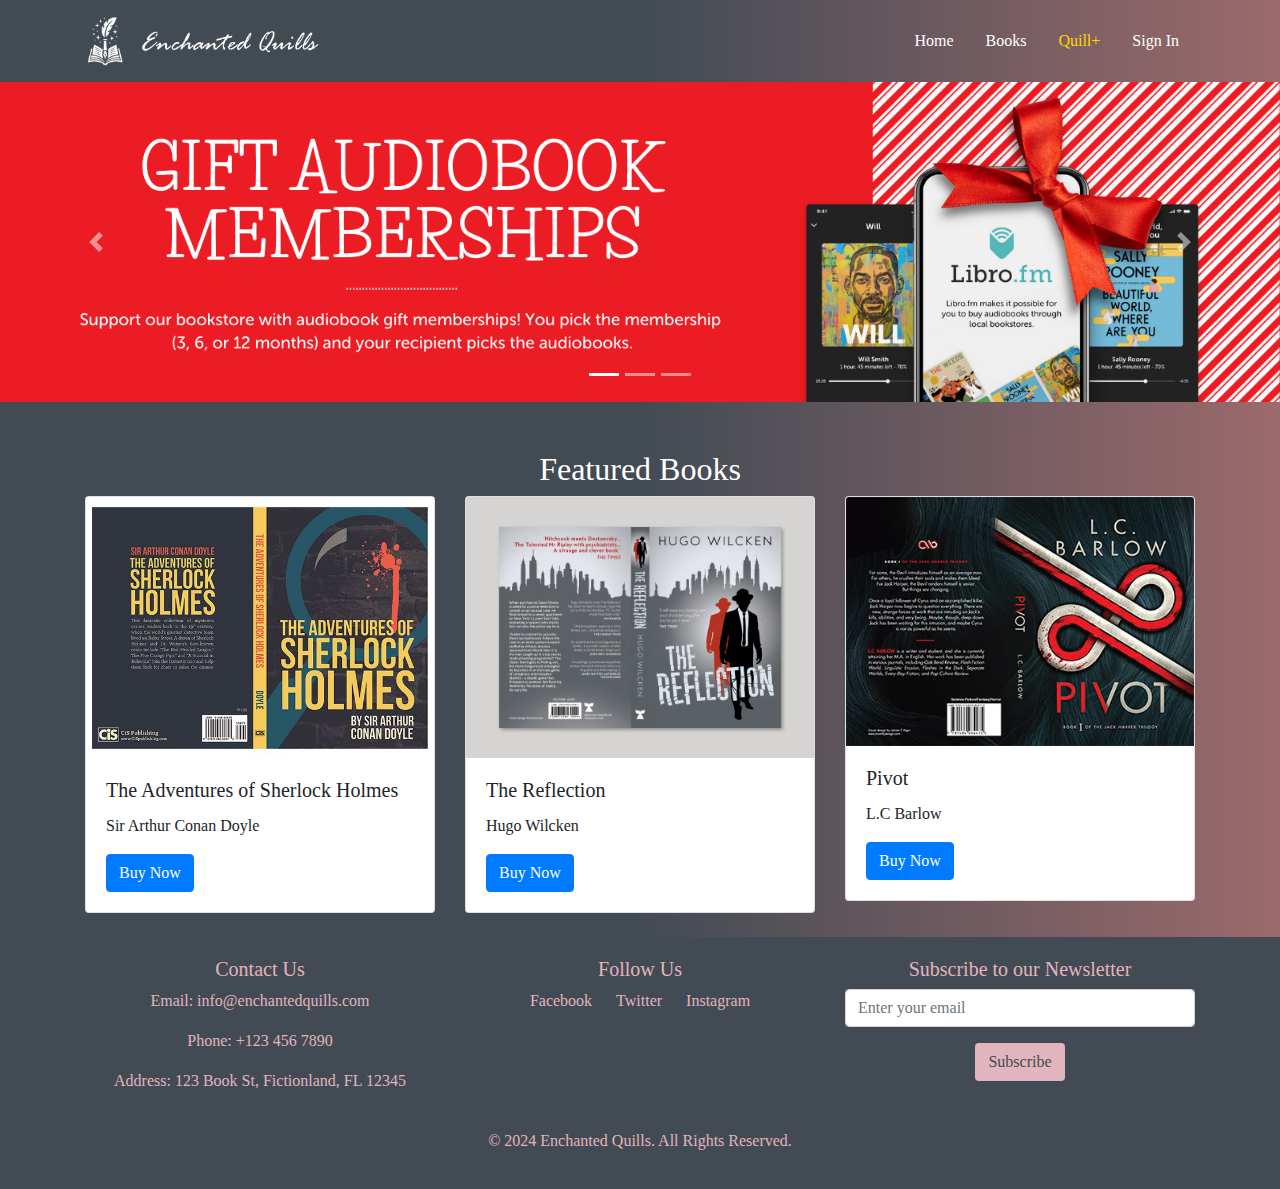
<file: home.html>
<!DOCTYPE html>
<html lang="en">

<head>
    <meta charset="UTF-8" />
    <meta name="viewport" content="width=device-width, initial-scale=1.0" />
    <title>Enchanted Quills</title>
    
    <link href="https://stackpath.bootstrapcdn.com/bootstrap/4.5.2/css/bootstrap.min.css" rel="stylesheet">
    <link href="styles/home.css" rel="stylesheet">
</head>

<body>
    <header class="header"> 
        <div class="container">
            <div class="d-flex justify-content-between align-items-center py-3">
                <div class="d-flex align-items-center">
                    <a href="#home" class="d-flex align-items-center">
                        <img src="images/logo.png" alt="Enchanted Quills Logo" class="img-fluid logo-img" style="height: 50px; margin-right: 10px;">
                        <img src="images/text part.png" alt="Enchanted Quills" class="img-fluid logo-img" style="height: 25px;">
                    </a>
                </div>
                <nav>
                    <ul class="nav">
                        <li class="nav-item"><a href="home.html" class="nav-link text-white">Home</a></li>
                        <li class="nav-item"><a href="Shop.html" class="nav-link text-white">Books</a></li>
                        <li class="nav-item"><a href="subscription.html" id="mem" class="nav-link">Quill+</a></li>
                        <li class="nav-item"><a href="signup.html" class="nav-link text-white">Sign In</a></li>
                    </ul>
                </nav>
            </div>
        </div>
    </header>
  
    <div class="content">
        <div id="carouselExampleIndicators" class="carousel slide" data-ride="carousel">
            <ol class="carousel-indicators">
                <li data-target="#carouselExampleIndicators" data-slide-to="0" class="active"></li>
                <li data-target="#carouselExampleIndicators" data-slide-to="1"></li>
                <li data-target="#carouselExampleIndicators" data-slide-to="2"></li>
            </ol>
            <div class="carousel-inner">
                <div class="carousel-item active">
                    <img src="images/slide1.png" class="d-block w-100" alt="First slide">
                </div>
                <div class="carousel-item">
                    <img src="images/slide2.png" class="d-block w-100" alt="Second slide">
                </div>
                <div class="carousel-item">
                    <img src="images/slide3.jpg" class="d-block w-100" alt="Third slide">
                </div>
            </div>
            <a class="carousel-control-prev" href="#carouselExampleIndicators" role="button" data-slide="prev">
                <span class="carousel-control-prev-icon" aria-hidden="true"></span>
                <span class="sr-only">Previous</span>
            </a>
            <a class="carousel-control-next" href="#carouselExampleIndicators" role="button" data-slide="next">
                <span class="carousel-control-next-icon" aria-hidden="true"></span>
                <span class="sr-only">Next</span>
            </a>
        </div>
        
        
        <div class="product_display container mt-5">
            <h2 class="text-center" style="color: white">Featured Books</h2>
            <div class="row">
                <div class="col-md-4">
                    <div class="card mb-4">
                        <img src="images/book1.jpeg" class="card-img-top" alt="Book 1">
                        <div class="card-body">
                            <h5 class="card-title">The Adventures of Sherlock Holmes</h5>
                            <p class="card-text">Sir Arthur Conan Doyle</p>
                            <a href="#" class="btn btn-primary">Buy Now</a>
                        </div>
                    </div>
                </div>
                <div class="col-md-4">
                    <div class="card mb-4">
                        <img src="images/book2.jpg" class="card-img-top" alt="Book 2">
                        <div class="card-body">
                            <h5 class="card-title">The Reflection</h5>
                            <p class="card-text">Hugo Wilcken</p>
                            <a href="#" class="btn btn-primary">Buy Now</a>
                        </div>
                    </div>
                </div>
                <div class="col-md-4">
                    <div class="card mb-4">
                        <img src="images/book3.jpg" class="card-img-top" alt="Book 3">
                        <div class="card-body">
                            <h5 class="card-title">Pivot</h5>
                            <p class="card-text">L.C Barlow</p>
                            <a href="#" class="btn btn-primary">Buy Now</a>
                        </div>
                    </div>
                </div>
            </div>
        </div>
    </div>

    <footer>
        <div class="container">
            <div class="row">
                <div class="col-md-4">
                    <h5>Contact Us</h5>
                    <p>Email: info@enchantedquills.com</p>
                    <p>Phone: +123 456 7890</p>
                    <p>Address: 123 Book St, Fictionland, FL 12345</p>
                </div>
                <div class="col-md-4">
                    <h5>Follow Us</h5>
                    <a href="#" class="text-decoration-none" style="color: #E2B4BD; margin: 0 10px;">Facebook</a>
                    <a href="#" class="text-decoration-none" style="color: #E2B4BD; margin: 0 10px;">Twitter</a>
                    <a href="#" class="text-decoration-none" style="color: #E2B4BD; margin: 0 10px;">Instagram</a>
                </div>
                <div class="col-md-4">
                    <h5>Subscribe to our Newsletter</h5>
                    <form>
                        <div class="form-group">
                            <input type="email" class="form-control" placeholder="Enter your email">
                        </div>
                        <button type="submit" class="btn" style="background: #E2B4BD; color: #424B54;">Subscribe</button>
                    </form>
                </div>
            </div>
            <div class="row">
                <div class="col-12">
                    <p style="margin-top: 20px;">&copy; 2024 Enchanted Quills. All Rights Reserved.</p>
                </div>
            </div>
        </div>
    </footer>

    <script src="https://code.jquery.com/jquery-3.5.1.slim.min.js"></script>
    <script src="https://cdn.jsdelivr.net/npm/@popperjs/core@2.5.3/dist/umd/popper.min.js"></script>
    <script src="https://stackpath.bootstrapcdn.com/bootstrap/4.5.2/js/bootstrap.min.js"></script>
</body>

</html>
</file>
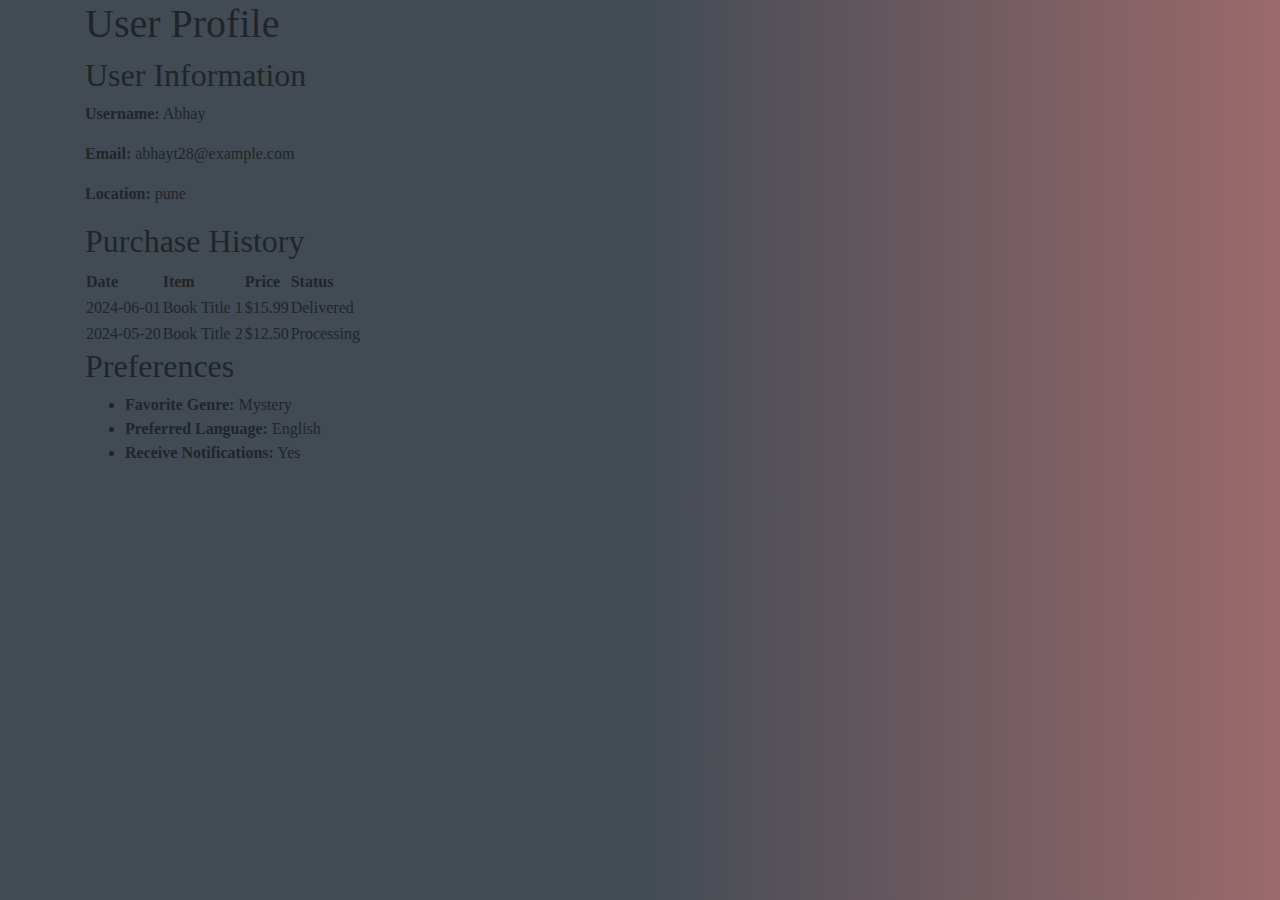
<file: profile.html>
<!DOCTYPE html>
<html lang="en">
<head>
    <meta charset="UTF-8">
    <meta name="viewport" content="width=device-width, initial-scale=1.0">
    <title>User Profile</title>
    
        <link href="https://stackpath.bootstrapcdn.com/bootstrap/4.5.2/css/bootstrap.min.css" rel="stylesheet"> 
    <link href="styles/home.css" rel="stylesheet">
    
    
</head>
<body>
    <div class="container">
        <h1>User Profile</h1>

        <div class="profile-info">
            <h2>User Information</h2>
            <p><strong>Username:</strong> Abhay</p>
            <p><strong>Email:</strong> abhayt28@example.com</p>
            <p><strong>Location:</strong> pune</p>
        </div>

        <div class="purchase-history">
            <h2>Purchase History</h2>
            <table>
                <thead>
                    <tr>
                        <th>Date</th>
                        <th>Item</th>
                        <th>Price</th>
                        <th>Status</th>
                    </tr>
                </thead>
                <tbody>
                    <tr>
                        <td>2024-06-01</td>
                        <td>Book Title 1</td>
                        <td>$15.99</td>
                        <td>Delivered</td>
                    </tr>
                    <tr>
                        <td>2024-05-20</td>
                        <td>Book Title 2</td>
                        <td>$12.50</td>
                        <td>Processing</td>
                    </tr>
                </tbody>
            </table>
        </div>

        <div class="preferences">
            <h2>Preferences</h2>
            <ul>
                <li><strong>Favorite Genre:</strong> Mystery</li>
                <li><strong>Preferred Language:</strong> English</li>
                <li><strong>Receive Notifications:</strong> Yes</li>
            </ul>
        </div>
    </div>
</body>
</html>
</file>
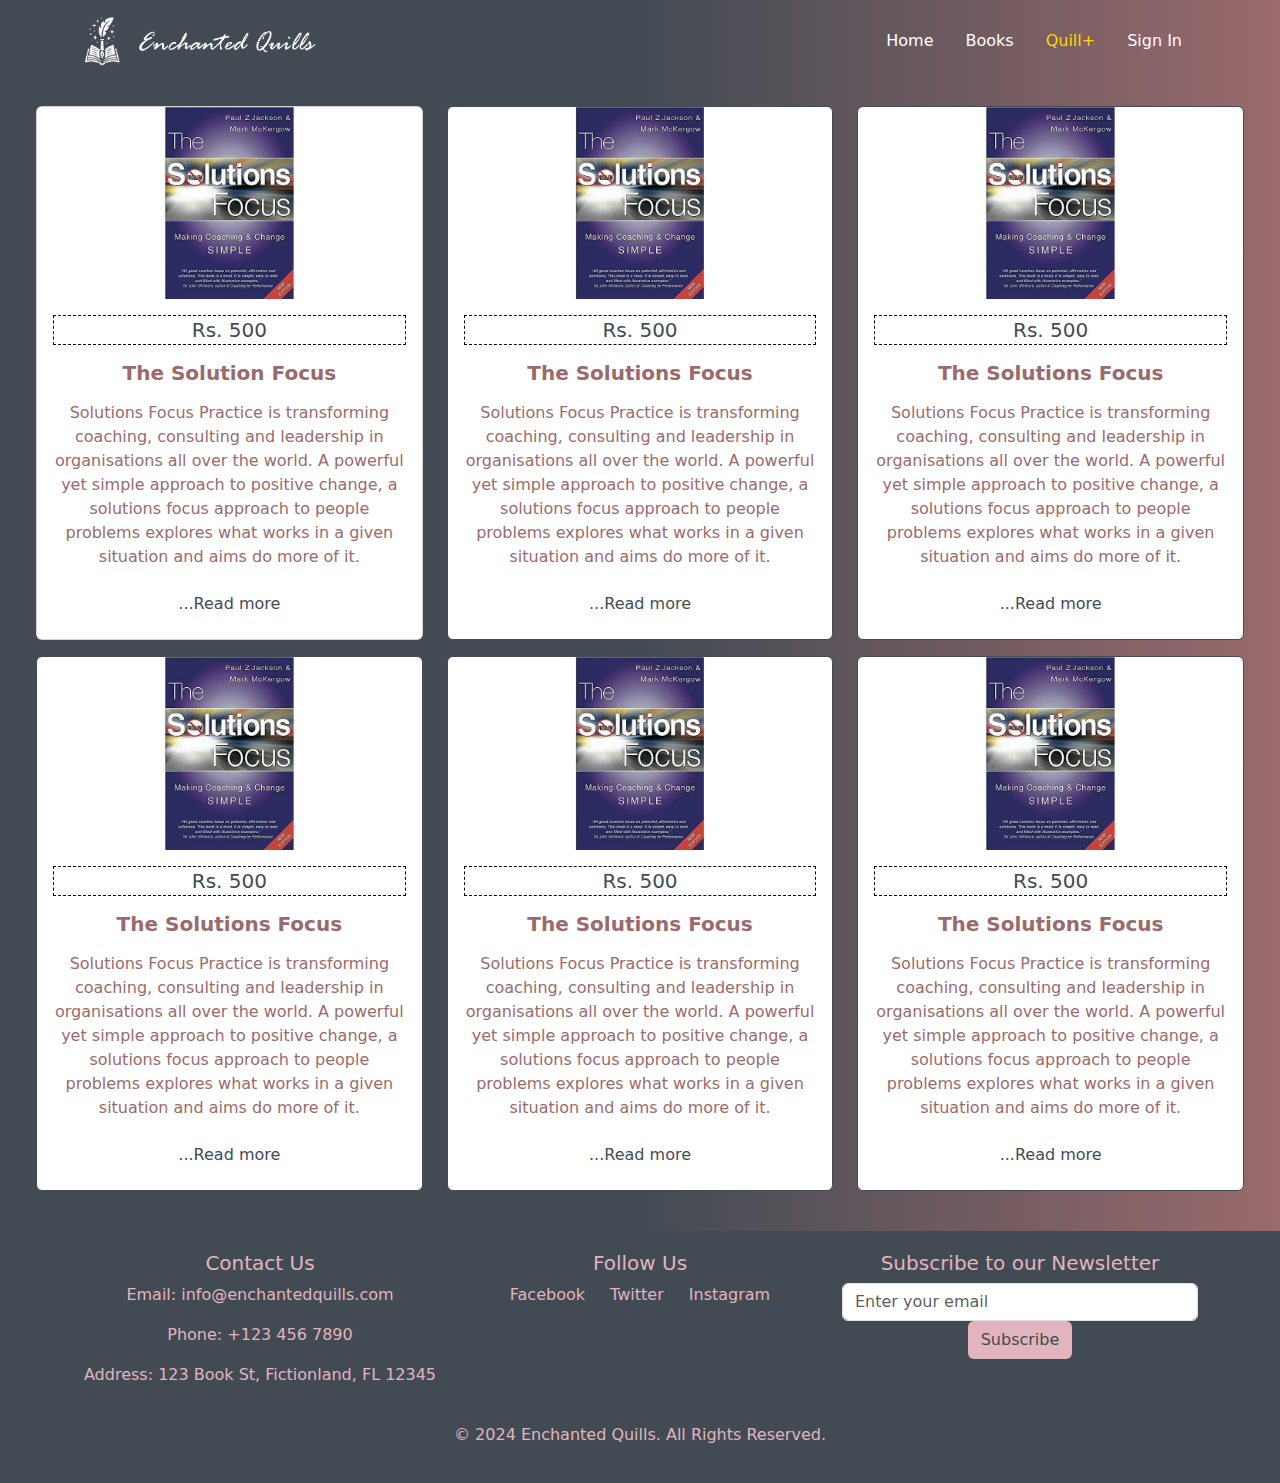
<file: Shop.html>
<!doctype html>
<html lang="en">
  <head>
    <meta charset="utf-8">
    <meta name="viewport" content="width=device-width, initial-scale=1">
    <title>Shop</title>
    <link rel="stylesheet" href="././styles/Shop.css">
    <link href="https://cdn.jsdelivr.net/npm/bootstrap@5.3.3/dist/css/bootstrap.min.css" rel="stylesheet" integrity="sha384-QWTKZyjpPEjISv5WaRU9OFeRpok6YctnYmDr5pNlyT2bRjXh0JMhjY6hW+ALEwIH" crossorigin="anonymous">
  </head>
  <body>
    <header class="header"> 
      <div class="container">
          <div class="d-flex justify-content-between align-items-center py-3">
              <div class="d-flex align-items-center">
                  <a href="#home" class="d-flex align-items-center">
                      <img src="images/logo.png" alt="Enchanted Quills Logo" class="img-fluid logo-img" style="height: 50px; margin-right: 10px;">
                      <img src="images/text part.png" alt="Enchanted Quills" class="img-fluid logo-img" style="height: 25px;">
                  </a>
              </div>
              <nav>
                  <ul class="nav">
                      <li class="nav-item"><a href="home.html" class="nav-link text-white">Home</a></li>
                      <li class="nav-item"><a href="Shop.html" class="nav-link text-white">Books</a></li>
                      <li class="nav-item"><a href="subscription.html" id="mem" class="nav-link">Quill+</a></li>
                      <li class="nav-item"><a href="signup.html" class="nav-link text-white">Sign In</a></li>
                  </ul>
              </nav>
          </div>
      </div>
  </header>
    <div class="books row mt-4 mx-4 my-4">
        
      <div class="col-lg-4 ">
        <div class="card " >
          <img class="card-img-top img-fluid mx-auto d-block" style="width: 50%;" src="././images/book-2.jpg"  alt="..."/>
          <div class="card-body">
            <h5 class="book-price card-title text-center " style="color: #424B54;">Rs. 500</h5>
           <b> <h5 class="card-title mt-3 book-name" style="color: #9B6A6C;">The Solution Focus</h5></b>
            <p class="card-text mt-3" style="color: #9B6A6C;">Solutions Focus Practice is transforming coaching, consulting and leadership in organisations all over the world. A powerful yet simple approach to positive change, a solutions focus approach to people problems explores what works in a given situation and aims do more of it.

              <div class="collapse " id="collapseWidthBook1" style="color: #9B6A6C;">
                  The Solutions Focus is the definitive guide to this revolutionary yet practical alternative to conventional wisdom. It demonstrates how the unique SIMPLE method of working sidesteps the search for the causes of trouble and heads directly for the solution. Today national solutions focus associations around the world from Sweden to Australia, base their training on the methods explained here.
              
              Solutions focus is in widespread use by consultants, coaches, facilitators and managers. It can be applied at one-to-one, group or organisational levels. Applications include health and wellbeing, sales and negotiation, team building and leadership, performance management, organisational strategy and even peace-building and climate resilience.</p>
          </div>
          <button class="btn" type="button"style="color:#424B54;" data-bs-toggle="collapse" data-bs-target="#collapseWidthBook1" aria-expanded="false" aria-controls="collapseWidthExample">...Read more</button>

      </div>
                </div>
              </p>
        </div>
        <div class="col-lg-4">
          <div class="card " style="border: 1px solid #424B54">
            <img class="card-img-top img-fluid mx-auto d-block" style="max-width: 50%;" src="././images/book-2.jpg"  alt="..."/>
            <div class="card-body">
              <h5 class="book-price card-title text-center " style="color: #424B54;">Rs. 500</h5>
             <b> <h5 class="card-title mt-3 book-name" style="color: #9B6A6C;">The Solutions Focus</h5></b>
              <p class="card-text mt-3" style="color: #9B6A6C;">Solutions Focus Practice is transforming coaching, consulting and leadership in organisations all over the world. A powerful yet simple approach to positive change, a solutions focus approach to people problems explores what works in a given situation and aims do more of it.
  
                <div class="collapse " id="collapseWidthBook2" style="color: #9B6A6C;">
                    The Solutions Focus is the definitive guide to this revolutionary yet practical alternative to conventional wisdom. It demonstrates how the unique SIMPLE method of working sidesteps the search for the causes of trouble and heads directly for the solution. Today national solutions focus associations around the world from Sweden to Australia, base their training on the methods explained here.
                
                Solutions focus is in widespread use by consultants, coaches, facilitators and managers. It can be applied at one-to-one, group or organisational levels. Applications include health and wellbeing, sales and negotiation, team building and leadership, performance management, organisational strategy and even peace-building and climate resilience.</p>
            </div>
            <button class="btn" type="button" style="color:#424B54;" data-bs-toggle="collapse" data-bs-target="#collapseWidthBook2" aria-expanded="false" aria-controls="collapseWidthExample">...Read more</button>
  
        </div>
                  </div>
                </p>
          </div>
          <div class="col-lg-4">
            <div class="card " style="border: 1px solid #424B54">
              <img class="card-img-top img-fluid mx-auto d-block" style="max-width: 50%;" src="././images/book-2.jpg"  alt="..."/>
              <div class="card-body">
                <h5 class="book-price card-title text-center " style="color: #424B54;">Rs. 500</h5>
               <b> <h5 class="card-title mt-3 book-name" style="color: #9B6A6C;">The Solutions Focus</h5></b>
                <p class="card-text mt-3" style="color: #9B6A6C;">Solutions Focus Practice is transforming coaching, consulting and leadership in organisations all over the world. A powerful yet simple approach to positive change, a solutions focus approach to people problems explores what works in a given situation and aims do more of it.
    
                  <div class="collapse " id="collapseWidthBook3" style="color: #9B6A6C;">
                      The Solutions Focus is the definitive guide to this revolutionary yet practical alternative to conventional wisdom. It demonstrates how the unique SIMPLE method of working sidesteps the search for the causes of trouble and heads directly for the solution. Today national solutions focus associations around the world from Sweden to Australia, base their training on the methods explained here.
                  
                  Solutions focus is in widespread use by consultants, coaches, facilitators and managers. It can be applied at one-to-one, group or organisational levels. Applications include health and wellbeing, sales and negotiation, team building and leadership, performance management, organisational strategy and even peace-building and climate resilience.</p>
              </div>
              <button class="btn" type="button" style="color:#424B54;" data-bs-toggle="collapse" data-bs-target="#collapseWidthBook3" aria-expanded="false" aria-controls="collapseWidthExample">...Read more</button>
    
          </div>
                    </div>
                  </p>
            </div>
            <div class="col-lg-4">
              <div class="card " style="border: 1px solid #424B54">
                <img class="card-img-top img-fluid mx-auto d-block" style="max-width: 50%;" src="././images/book-2.jpg"  alt="..."/>
                <div class="card-body">
                  <h5 class="book-price card-title text-center " style="color: #424B54;">Rs. 500</h5>
                 <b> <h5 class="card-title mt-3 book-name" style="color: #9B6A6C;">The Solutions Focus</h5></b>
                  <p class="card-text mt-3" style="color: #9B6A6C;">Solutions Focus Practice is transforming coaching, consulting and leadership in organisations all over the world. A powerful yet simple approach to positive change, a solutions focus approach to people problems explores what works in a given situation and aims do more of it.
      
                    <div class="collapse " id="collapseWidthBook4" style="color: #9B6A6C;">
                        The Solutions Focus is the definitive guide to this revolutionary yet practical alternative to conventional wisdom. It demonstrates how the unique SIMPLE method of working sidesteps the search for the causes of trouble and heads directly for the solution. Today national solutions focus associations around the world from Sweden to Australia, base their training on the methods explained here.
                    
                    Solutions focus is in widespread use by consultants, coaches, facilitators and managers. It can be applied at one-to-one, group or organisational levels. Applications include health and wellbeing, sales and negotiation, team building and leadership, performance management, organisational strategy and even peace-building and climate resilience.</p>
                </div>
                <button class="btn" type="button" style="color:#424B54;" data-bs-toggle="collapse" data-bs-target="#collapseWidthBook4" aria-expanded="false" aria-controls="collapseWidthExample">...Read more</button>
      
            </div>
                      </div>
                    </p>
              </div>
              <div class="col-lg-4">
                <div class="card " style="border: 1px solid #424B54">
                  <img class="card-img-top img-fluid mx-auto d-block" style="max-width: 50%;" src="././images/book-2.jpg"  alt="..."/>
                  <div class="card-body">
                    <h5 class="book-price card-title text-center " style="color: #424B54;">Rs. 500</h5>
                   <b> <h5 class="card-title mt-3 book-name" style="color: #9B6A6C;">The Solutions Focus</h5></b>
                    <p class="card-text mt-3" style="color: #9B6A6C;">Solutions Focus Practice is transforming coaching, consulting and leadership in organisations all over the world. A powerful yet simple approach to positive change, a solutions focus approach to people problems explores what works in a given situation and aims do more of it.
        
                      <div class="collapse " id="collapseWidthBook5" style="color: #9B6A6C;">
                          The Solutions Focus is the definitive guide to this revolutionary yet practical alternative to conventional wisdom. It demonstrates how the unique SIMPLE method of working sidesteps the search for the causes of trouble and heads directly for the solution. Today national solutions focus associations around the world from Sweden to Australia, base their training on the methods explained here.
                      
                      Solutions focus is in widespread use by consultants, coaches, facilitators and managers. It can be applied at one-to-one, group or organisational levels. Applications include health and wellbeing, sales and negotiation, team building and leadership, performance management, organisational strategy and even peace-building and climate resilience.</p>
                  </div>
                  <button class="btn" type="button" style="color:#424B54;" data-bs-toggle="collapse" data-bs-target="#collapseWidthBook5" aria-expanded="false" aria-controls="collapseWidthExample">...Read more</button>
        
              </div>
                        </div>
                      </p>
                </div>
                <div class="col-lg-4">
        <div class="card " style="border: 1px solid #424B54">
          <img class="card-img-top img-fluid mx-auto d-block" style="max-width: 50%;" src="././images/book-2.jpg"  alt="..."/>
          <div class="card-body">
            <h5 class="book-price card-title text-center " style="color: #424B54;">Rs. 500</h5>
           <b> <h5 class="card-title mt-3 book-name" style="color: #9B6A6C;">The Solutions Focus</h5></b>
            <p class="card-text mt-3" style="color: #9B6A6C;">Solutions Focus Practice is transforming coaching, consulting and leadership in organisations all over the world. A powerful yet simple approach to positive change, a solutions focus approach to people problems explores what works in a given situation and aims do more of it.

              <div class="collapse " id="collapseWidthBook6" style="color: #9B6A6C;">
                  The Solutions Focus is the definitive guide to this revolutionary yet practical alternative to conventional wisdom. It demonstrates how the unique SIMPLE method of working sidesteps the search for the causes of trouble and heads directly for the solution. Today national solutions focus associations around the world from Sweden to Australia, base their training on the methods explained here.
              
              Solutions focus is in widespread use by consultants, coaches, facilitators and managers. It can be applied at one-to-one, group or organisational levels. Applications include health and wellbeing, sales and negotiation, team building and leadership, performance management, organisational strategy and even peace-building and climate resilience.</p>
          </div>
          <button class="btn" type="button" style="color:#424B54;" data-bs-toggle="collapse" data-bs-target="#collapseWidthBook6" aria-expanded="false" aria-controls="collapseWidthExample">...Read more</button>

      </div>
                </div>
              </p>
        </div>
      
       
</div>
<footer>
  <div class="container">
      <div class="row">
          <div class="col-md-4">
              <h5>Contact Us</h5>
              <p>Email: info@enchantedquills.com</p>
              <p>Phone: +123 456 7890</p>
              <p>Address: 123 Book St, Fictionland, FL 12345</p>
          </div>
          <div class="col-md-4">
              <h5>Follow Us</h5>
              <a href="#" class="text-decoration-none" style="color: #E2B4BD; margin: 0 10px;">Facebook</a>
              <a href="#" class="text-decoration-none" style="color: #E2B4BD; margin: 0 10px;">Twitter</a>
              <a href="#" class="text-decoration-none" style="color: #E2B4BD; margin: 0 10px;">Instagram</a>
          </div>
          <div class="col-md-4">
              <h5>Subscribe to our Newsletter</h5>
              <form>
                  <div class="form-group">
                      <input type="email" class="form-control" placeholder="Enter your email">
                  </div>
                  <button type="submit" class="btn" style="background: #E2B4BD; color: #424B54;">Subscribe</button>
              </form>
          </div>
      </div>
      <div class="row">
          <div class="col-12">
              <p style="margin-top: 20px;">&copy; 2024 Enchanted Quills. All Rights Reserved.</p>
          </div>
      </div>
  </div>
</footer>
    <script src="https://cdn.jsdelivr.net/npm/bootstrap@5.3.3/dist/js/bootstrap.bundle.min.js" integrity="sha384-YvpcrYf0tY3lHB60NNkmXc5s9fDVZLESaAA55NDzOxhy9GkcIdslK1eN7N6jIeHz" crossorigin="anonymous"></script>
  </body>
</html>
</file>
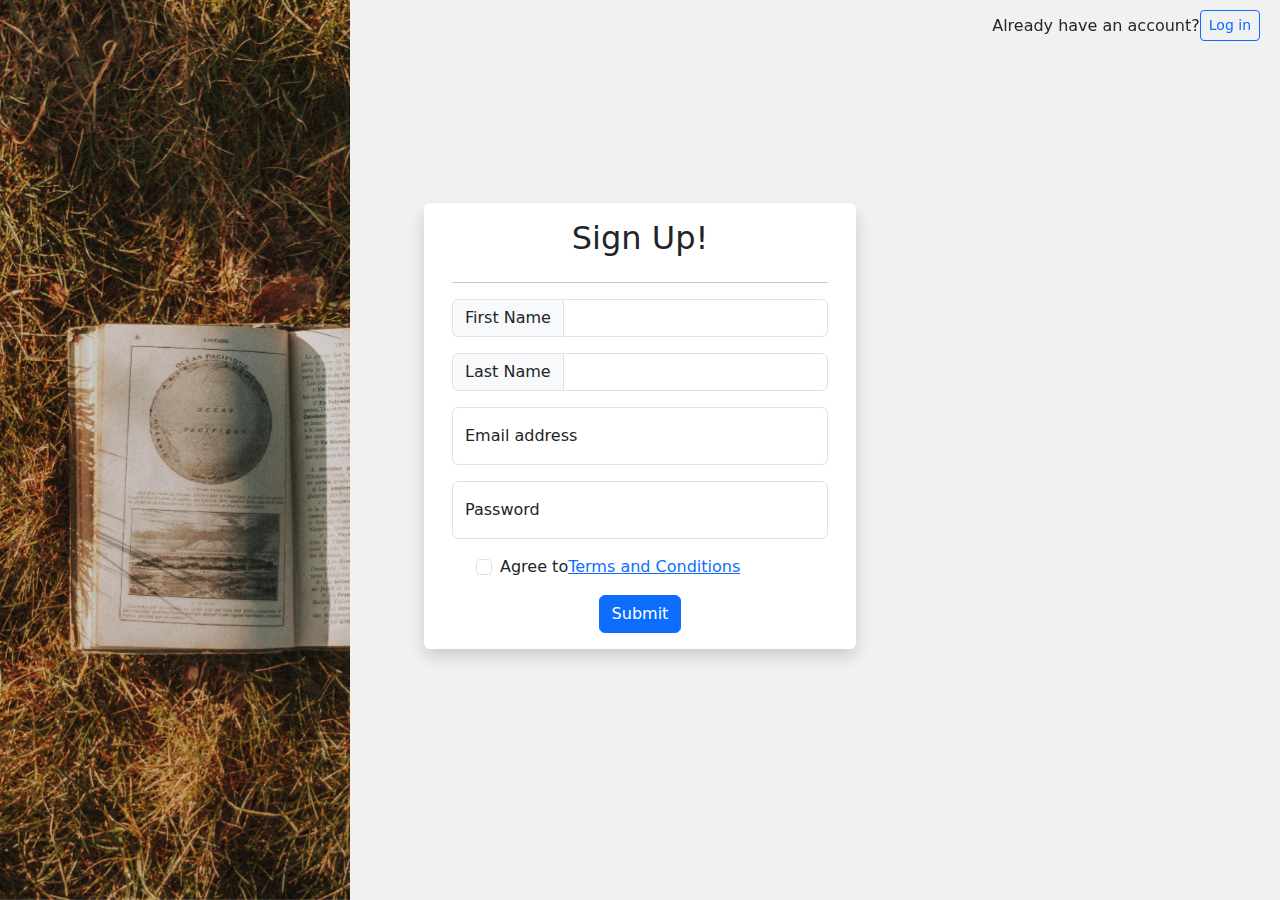
<file: signup.html>
<!DOCTYPE html>
<html lang="en">
  <head>
    <meta charset="UTF-8" />
    <meta name="viewport" content="width=device-width, initial-scale=1.0" />
    <title>Document</title>
    <link
      href="https://cdn.jsdelivr.net/npm/bootstrap@5.3.3/dist/css/bootstrap.min.css"
      rel="stylesheet"
      integrity="sha384-QWTKZyjpPEjISv5WaRU9OFeRpok6YctnYmDr5pNlyT2bRjXh0JMhjY6hW+ALEwIH"
      crossorigin="anonymous"
    />
    <link rel="stylesheet" href="styles/signup.css" />
  </head>
  <body>
    <div class="header">
      <div class="d-flex align-items-center">
        <span class="mr-2">Already have an account?</span>
        <button class="btn btn-outline-primary btn-sm">Log in</button>
      </div>
    </div>
    <div class="image-container">
      <img src="images/signup-image1.jpg" class="img-fluid" alt="..." />
    </div>
    <div class="shadow p-3 mb-5 bg-body rounded">
      <div class="container-md">
        <h2 class="text-center mb-4">Sign Up!</h2>
        <div class="signup-Fname mb-3">
          <hr style="background-color: black" />
          <div class="input-group">
            <span class="input-group-text" id="inputGroup-sizing-default"
              >First Name</span
            >
            <input
              type="text"
              class="form-control"
              aria-label="First Name"
              aria-describedby="inputGroup-sizing-default"
            />
          </div>
        </div>
        <div class="signup-Lname mb-3">
          <div class="input-group">
            <span class="input-group-text" id="inputGroup-sizing-default"
              >Last Name</span
            >
            <input
              type="text"
              class="form-control"
              aria-label="Last Name"
              aria-describedby="inputGroup-sizing-default"
            />
          </div>
        </div>
        <div class="signup-email mb-3">
          <div class="form-floating mb-3">
            <input
              type="email"
              class="form-control"
              id="floatingInput"
              placeholder="name@example.com"
            />
            <label for="floatingInput">Email address</label>
          </div>
        </div>
        <div class="signup-password mb-3">
          <div class="form-floating">
            <input
              type="password"
              class="form-control"
              id="floatingPassword"
              placeholder="Password"
            />
            <label for="floatingPassword">Password</label>
          </div>
        </div>
        <div class="signup-checkbox mb-3">
          <div class="form-check">
            <div class="form-check">
              <input
                class="form-check-input"
                type="checkbox"
                value=""
                id="flexCheckDefault"
              />
              <label class="form-check-label" for="flexCheckDefault">
                Agree to<a href="#">Terms and Conditions</a>
              </label>
            </div>
          </div>
        </div>
        <div class="signup-submit text-center">
          <button type="submit" class="btn btn-primary">Submit</button>
        </div>
      </div>
    </div>
  </body>
</html>
</file>
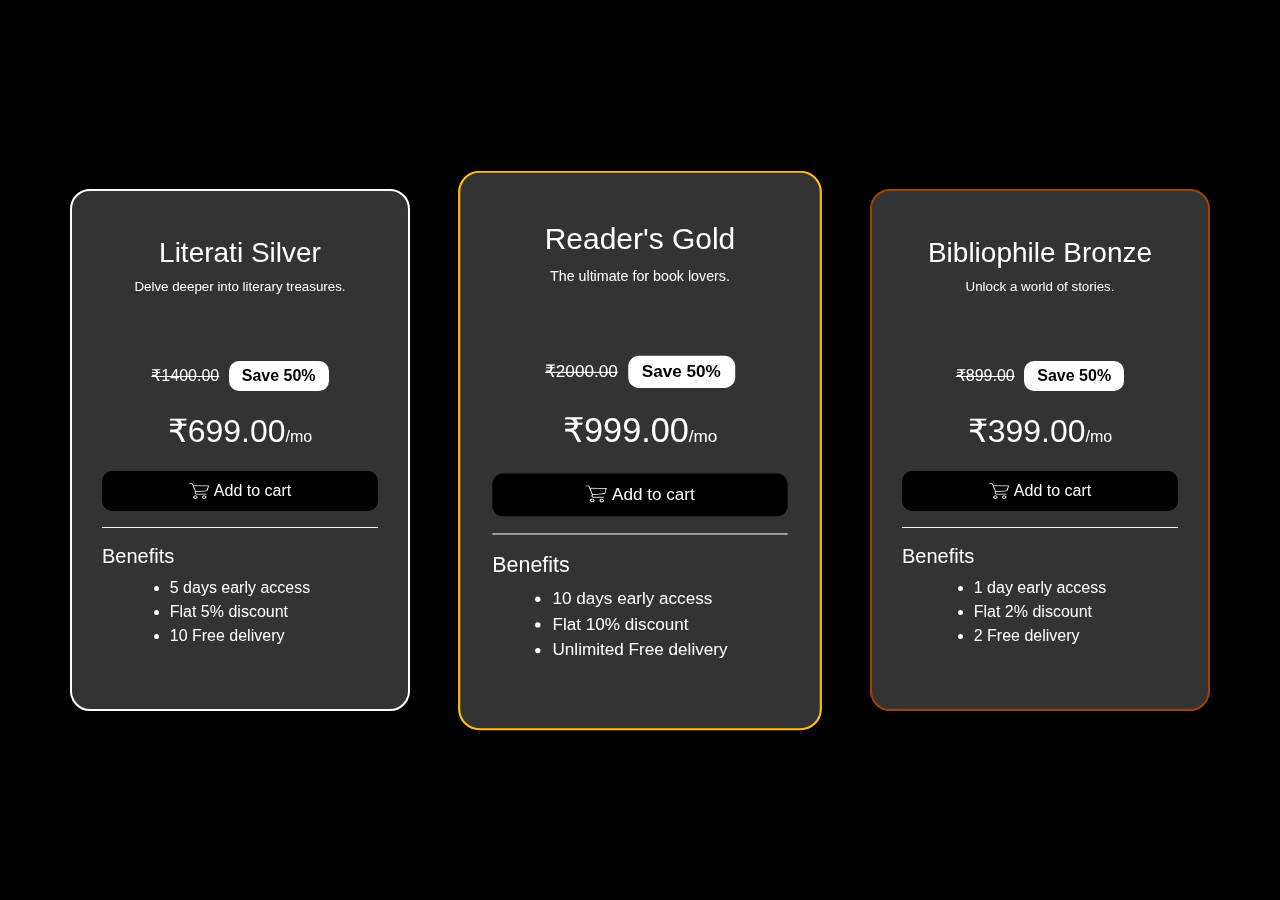
<file: subscription.html>
<html lang="en">

<head>
    <meta charset="UTF-8" />
    <meta name="viewport" content="width=device-width, initial-scale=1.0" />
    <title>Enchanted Quills</title>
    <link href="https://stackpath.bootstrapcdn.com/bootstrap/4.5.2/css/bootstrap.min.css" rel="stylesheet">
    <link rel="stylesheet" href="styles/subscription.css">
</head>

<body>

    <div class="sbnWrapper">
        <div class="sbnCardContainer">
            <div class="srow">
                <div class="scard card1">
                    <h3>
                        Literati Silver
                    </h3>
                    <p class="sSubTitle">Delve deeper into literary treasures.</p>
                    <br><br>
                    <p><span class="sOldPrice">₹1400.00</span> <span class="sDiscount">Save 50%</span></p>
                    <p><span class="sPrice">₹699.00</span>/mo</p>
                    <button class="sButton" id="sbtn1" value=""><img src="images/shopping-cart.png" alt="" srcset=""
                            height="16px" width="20px">Add to cart</button>
                    <hr>
                    <h5>Benefits</h5>
                    <ul>
                        <li>5 days early access</li>
                        <li>Flat 5% discount</li>
                        <li>10 Free delivery</li>
                    </ul>
                </div>
                <div class="scard card2 focus">
                    <h3>
                        Reader's Gold
                    </h3>
                    <p class="sSubTitle">The ultimate for book lovers.</p>
                    <br><br>
                    <p><span class="sOldPrice">₹2000.00</span> <span class="sDiscount">Save 50%</span></p>
                    <p><span class="sPrice">₹999.00</span>/mo</p>
                    <button class="sButton " id="sbtn2" value="Add to Cart"><img src="images/shopping-cart.png" alt=""
                            srcset="" height="16px" width="20px">Add to cart</button>
                    <hr>
                    <h5>Benefits</h5>
                    <ul>
                        <li>10 days early access</li>
                        <li>Flat 10% discount</li>
                        <li>Unlimited Free delivery</li>
                    </ul>
                </div>

                <div class="scard card3">
                    <h3>
                        Bibliophile Bronze
                    </h3>
                    <p class="sSubTitle">Unlock a world of stories.</p>
                    <br><br>
                    <p><span class="sOldPrice">₹899.00</span> <span class="sDiscount">Save 50%</span></p>
                    <p><span class="sPrice">₹399.00</span>/mo</p>
                    <button class="sButton" id="sbtn3" value="Add to Cart"><img src="images/shopping-cart.png" alt=""
                            srcset="" height="16px" width="20px">Add to cart</button>
                    <hr>
                    <h5>Benefits</h5>
                    <ul>
                        <li>1 day early access</li>
                        <li>Flat 2% discount</li>
                        <li>2 Free delivery</li>
                    </ul>
                </div>
            </div>
        </div>
    </div>


    <script src="https://code.jquery.com/jquery-3.5.1.slim.min.js"></script>
    <script src="https://cdn.jsdelivr.net/npm/@popperjs/core@2.5.3/dist/umd/popper.min.js"></script>
    <script src="https://stackpath.bootstrapcdn.com/bootstrap/4.5.2/js/bootstrap.min.js"></script>
</body>

</html>
</file>
<file: styles/home.css>
body {
    font-family: 'Palatino', 'Palatino Linotype', 'Palatino LT STD', 'Book Antiqua', Georgia, serif;
    background: linear-gradient(to left, #9B6A6C, #424B54 50%);
    margin: 0;
    padding: 0;
    display: flex;
    justify-content: space-between;
    flex-direction: column;
    min-height: 100vh;
}
.logo-img, .text-logo img {
    filter: invert(1);
    transition: filter 0.3s ease;
}
.logo-img:hover, .text-logo img:hover {
    filter: invert(78%) sepia(7%) saturate(243%) hue-rotate(162deg) brightness(96%) contrast(87%);
}

.nav-link:hover, #mem:hover {
    color: #93A8AC !important; 
}
#mem {
    color: gold;
}
.content {
    flex: 1;
}
footer {
    background: #424B54;
    color: #E2B4BD;
    padding: 20px;
    text-align: center;
}
</file>
<file: styles/Shop.css>
body {
    font-family: 'Palatino', 'Palatino Linotype', 'Palatino LT STD', 'Book Antiqua', Georgia, serif;
    background: linear-gradient(to left, #9B6A6C, #424B54 50%);
    margin: 0;
    padding: 0;
    display: flex;
    justify-content: space-between;
    flex-direction: column;
    min-height: 100vh;
}
.logo-img, .text-logo img {
    filter: invert(1);
    transition: filter 0.3s ease;
}
.logo-img:hover, .text-logo img:hover {
    filter: invert(78%) sepia(7%) saturate(243%) hue-rotate(162deg) brightness(96%) contrast(87%);
}

.nav-link:hover, #mem:hover {
    color: #93A8AC !important; 
}
#mem {
    color: gold;
}
.content {
    flex: 1;
}
footer {
    background: #424B54;
    color: #E2B4BD;
    padding: 20px;
    text-align: center;
}

*{
    margin:0;
    padding:0;
}
.books{
    display:flex;
    justify-content:center;
    align-items:center;
    margin:0 auto;
    text-align:center;
}
.book-name{
    color:#424854;
    font-weight:bold;
  
}
.card{
    background:#ffffff;
}
.book-price{

   border: 1px dashed black;
   padding:2px;
   
}

button:hover{
    text-decoration:underline;
}
.book-price:hover{
    background-color: #9B6A6C;
}
</file>
<file: styles/signup.css>
body,
html {
  height: 100%;
  display: flex;
  justify-content: center;
  align-items: center;
  background: #f1f1f1;
}
* {
  margin: 0;
  padding: 0;
}
.container-md {
  /* border: 1px solid black; */
  width: 400px;
  max-width: 400px;
  height: auto;
  /* padding: 20px;  */
  /* background: #f1f1f1; */
  z-index: 1;
}
.form-group {
  margin-bottom: 20px; /* Space between form groups */
}
.form-check-input[type="checkbox"] {
  width: 1em; /* Width of the checkbox */
  height: 1em; /* Height of the checkbox */
  /* left: 10px; */
}
.btn-primary {
  transition: background-color 0.3s ease;
}
.btn-primary:hover {
  background-color: #28a745; /* Change to btn-success color on hover */
  outline: #28a745;
}
.image-container {
  width: 350px;
  height: 100%;
  position: fixed;
  /* overflow:  hidden; */
  top: 0;
  left: 0;
  z-index: -1;
}
.image-container img {
  width: 350px;
  height: 100%;
  object-fit: cover;
  position: fixed;
  /* float: right; */
  top: 0;
  left: 0;
  z-index: -1;
  object-position: left;
}
@media (max-width: 1131px) {
  .image-container img {
    visibility: hidden;
  }
}
.header {
  width: 100%;
  position: fixed;
  top: 0;
  left: 0;
  padding: 10px 20px;
  display: flex;
  justify-content: flex-end;
  align-items: end;
}
</file>
<file: styles/subscription.css>
* {
    margin: 0;
    padding: 0;
    box-sizing: border-box;
}

.sbnWrapper {
    background-color: black;
    min-height: 100vh;
}

.sbnCardContainer {}

.srow {
    display: flex;
    flex-direction: row;
    flex-wrap: wrap;
    justify-content: center;
    height: auto;
    min-height: 100vh;
    align-items: center;
    padding: 50px 0;
}

hr {
    border-color: aliceblue;
    width: 100%;
}

.scard {
    background-color: rgba(255, 255, 255, 0.2);
    backdrop-filter: blur(3.8px);
    height: auto;
    margin: 30px;
    width: 340px;
    border: 2px solid white;
    border-radius: 20px;
    color: white;
    display: flex;
    flex-direction: column;
    justify-content: center;
    align-items: center;
    padding: 45px 30px;
    text-align: center;
    transition: 0.3s ease-in-out;
}

.sOldPrice {
    text-decoration: line-through;
    margin-right: 5px;
}

.sDiscount {
    background-color: white;
    color: black;
    border-radius: 10px;
    display: inline-block;
    width: 100px;
    padding: 3px;
    font-weight: 700;
}

.sSubTitle {
    font-size: smaller;
}

.sPrice {
    font-size: xx-large;
}

.scard h5 {
    display: flex;
    width: 100%;
}

.sButton {
    width: 100%;
    padding: 8px 0;
    border-radius: 10px;
    background-color: black;
    border: 0px;
    color: white;

}

.card1 h3 {
    font-family: Verdana, Geneva, Tahoma, sans-serif;

}

.card2 h3 {
    font-family: Verdana, Geneva, Tahoma, sans-serif;

}

.card3 h3 {
    font-family: Verdana, Geneva, Tahoma, sans-serif;

}

.sButton img {
    margin-right: 5px;
    position: relative;
    top: -1px;
}

.focus {
    transform: scale(1.07);
    border: 2px solid #ffbe0a;
}

.scard.card1:hover {
    transform: scale(1.07);
    box-shadow: 0 0 40px 5px white;
    border: 2px solid white;
    background-color: rgba(255, 255, 255, 0.223);
}


.scard.card2:hover {
    transform: scale(1.15);
    box-shadow: 0 0 40px 5px #ffbe0a;
    border: 2px solid#ffbe0a;
    background-color: rgba(255, 204, 35, 0.15);
}


.scard.card3:hover {
    transform: scale(1.07);
    box-shadow: 0 0 40px 5px #a04500;
    border: 2px solid #a04500;
    background-color: rgba(255, 143, 63, 0.15);
}

.scard.card1:hover h3 {
    color: #ccc7c7;
}

.scard.card2:hover h3 {
    color: #ffbe0a
}

.scard.card3:hover h3 {
    color: #ce6414
}

Button#sbtn1:hover {
    background-color: #878787
}

Button#sbtn2:hover {
    background-color: #c19723;
}

Button#sbtn3:hover {
    background-color: #a04500
}


.scard li {
    text-align: left;
}

.scard.card3 {
    border: 2px solid #a04500;
}

@media screen and (min-width:1000px) and (max-width:1205px) {
    .scard {
        width: 25%;
        /* transform: scale(0.9); */
    }

    .scard h3 {
        font-size: large;
    }

    .scard h5 {
        font-size: medium;
    }

    .scard li {
        font-size: small;
    }
}

@media screen and (min-width:700px) and (max-width:1000px) {
    .srow {
        flex-direction: column;
    }

    .scard {
        width: 50%;
        margin: 50px;
    }

    .focus {
        transform: scale(1.0);
    }

    .scard.card2:hover {
        transform: scale(1.07)
    }
}

@media screen and (min-width:400px) and (max-width:700px) {
    .srow {
        flex-direction: column;
    }

    .scard {
        width: 80%;
        margin: 50px;

    }

    .focus {
        transform: scale(1.0);
    }

    .scard.card2:hover {
        transform: scale(1.07)
    }
}
</file>
